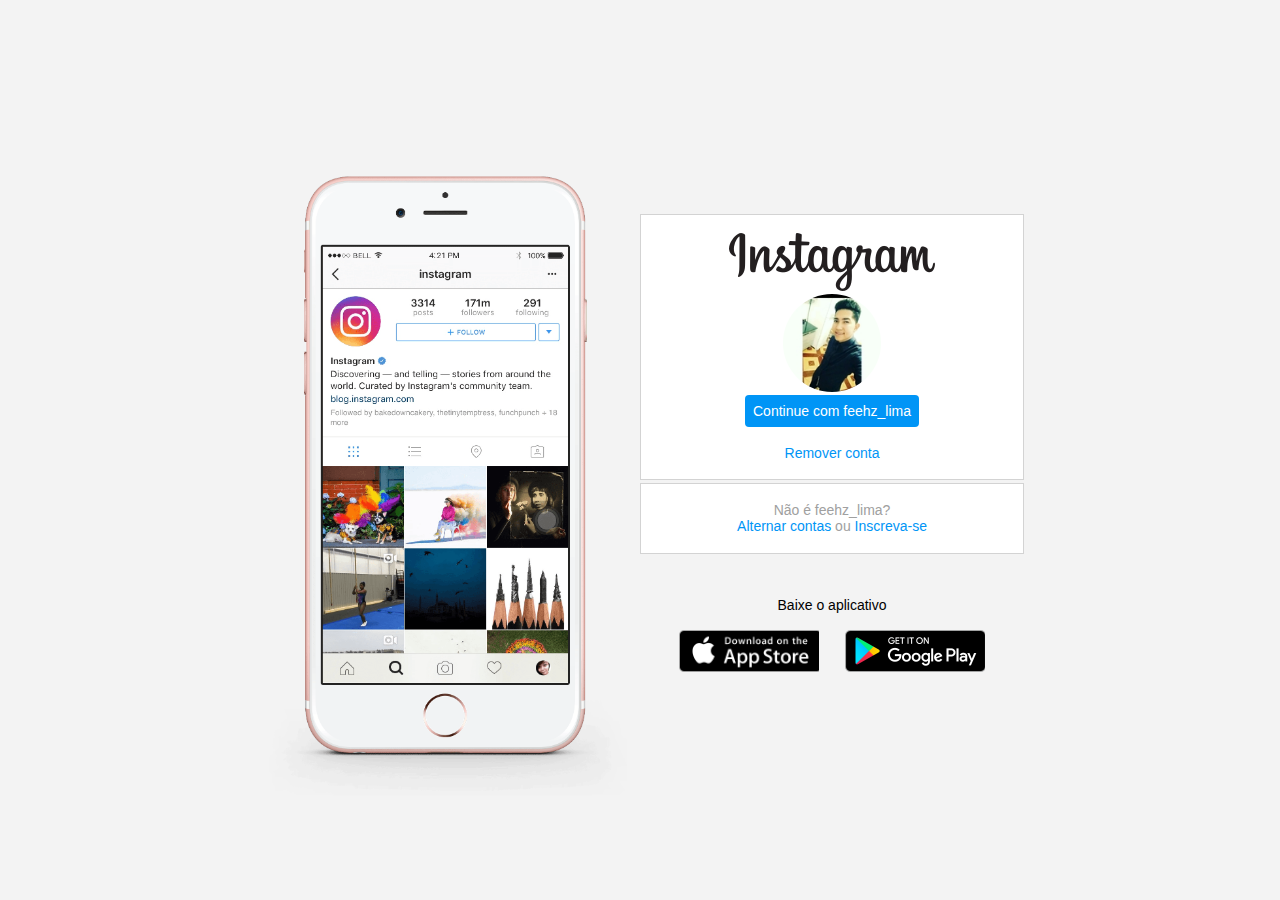
<file: projeto_instagram/instagram-dio-master/index.html>
<html lang="pt-br">

<head>
    <meta charset="UTF-8">
    <meta name="viewport" content="width=device-width, initial-scale=1.0">
    <title>Instagram</title>
    <link rel="stylesheet" href="style.css">
</head>

<body>
    <div class="instagram-wrapper">
        <div class="instagram-phone">
            <img src="./img/instagram-celular.png" alt="celular">

        </div>
        <div class="instagram-continue">
            <div class="group">
                <img src="./img/instagram-logo.png" class="instagram-logo" alt="instagram logo">
                <div class="profile-photo">
                    <img src="./img/perfil-instagram.jpg" alt="foto de perfil">
                </div>
                <a href="#" class="instagram-login">Continue com feehz_lima</a>
                <a href="#" class="instagram-logout">Remover conta</a>
            </div>
            <div class="group">
                <p class="not-account">Não é feehz_lima?</p>
                <p class="not-account">
                    <span class="link-blue">Alternar contas</span> ou
                    <span class="link-blue">Inscreva-se</span>
                </p>
            </div>
            <div class="get-the-app"></div>
            <p class="get-app">Baixe o aplicativo</p>
            <div class="download">
                <a href="#" class="app-download"></a>
                <a href="#" class="app-download"></a>
            </div>
        </div>

    </div>
</body>

</html>
</file>
<file: projeto_instagram/instagram-dio-master/style.css>
* {
            padding: 0;
            margin: 0;
            box-sizing: border-box;
            text-decoration: none;
            font-family: sans-serif;
            font-size: 14px;
        }
        
        body {
            width: 100%;
            min-height: 100vh;
            background-color: rgb(243, 243, 243);
            margin: 0;
            padding: 0;
            display: flex;
            justify-content: center;
        }
        
        .instagram-wrapper {
            display: flex;
            align-items: center;
            justify-content: start;
            width: 60%;
            height: 100vh;
        }
        
        .instagram-phone {
            display: flex;
            align-items: center;
            justify-content: center;
            width: 50%;
        }
        
        .instagram-phone img {
            height: 50rem;
        }
        .instagram-continue{
            display: flex;
            align-items:center;
            justify-content: space-around;
            flex-direction: column;
            width: 50%;
            height: 34rem;
        }
        .group{
            display: flex;
            justify-content: space-between;
            align-items: center;
            flex-direction: column;
            background-color: #ffffff;
            width:100%;
            padding: 1.3rem 0;
            border: 1px solid lightgrey;
        }
        .group:nth-child(1){
            min-height: 19rem;
        }
        .instagram-logo{
            height: 3 rem;
        }
        .profile-photo{
            display: flex;
            justify-content: center;
            align-items: center;
            border-radius: 50%;
            overflow: hidden;
        }
        .profile-photo img{
            height: 7rem;
        }
        .instagram-login{
            background-color: #0095f6;
            color:#ffffff;
            padding: 8px;
            border-radius: 4px;
        }
        .instagram-logout{
            color:#0095f6;
            margin-top: 1rem;

        }
        .not-account{
            color:rgb(160,160,160)
        }
        .link-blue{
            color: #0095f6;
        }
        .get-the-app{
            display: flex;
            flex-direction: column;
            align-items:center;
            justify-content: center;
            width: 100%;
            padding: 1.3rem 0;
        }
        .download{
            display: flex;
            width: 100%;
            justify-content: space-evenly;
            align-items: center;
            padding: 1rem;
        }
        .app-download{
            height: 3rem;
            width:10rem;
            background-size: cover;
        }
        .app-download:nth-child(1){
            background-image: url('./img/apple-button.png');
            
        }
    .app-download:nth-child(2){
        background-image: url('img/googleplay-button.png');
    }

    @media (max-width:1024px){
            .instagram-wrapper{
                width: 90%;
            }
    }
    @media (max-width:650px){
        body{
            background-color: #ffffff;
        }


        .instagram-wrapper{
            width: 90px;
        }
        .instagram-phone{
            display: none;
        }
        .instagram-continue{
            width: 100%;
        }
.group{
    border:1px solid transparent;
}
    }
</file>
